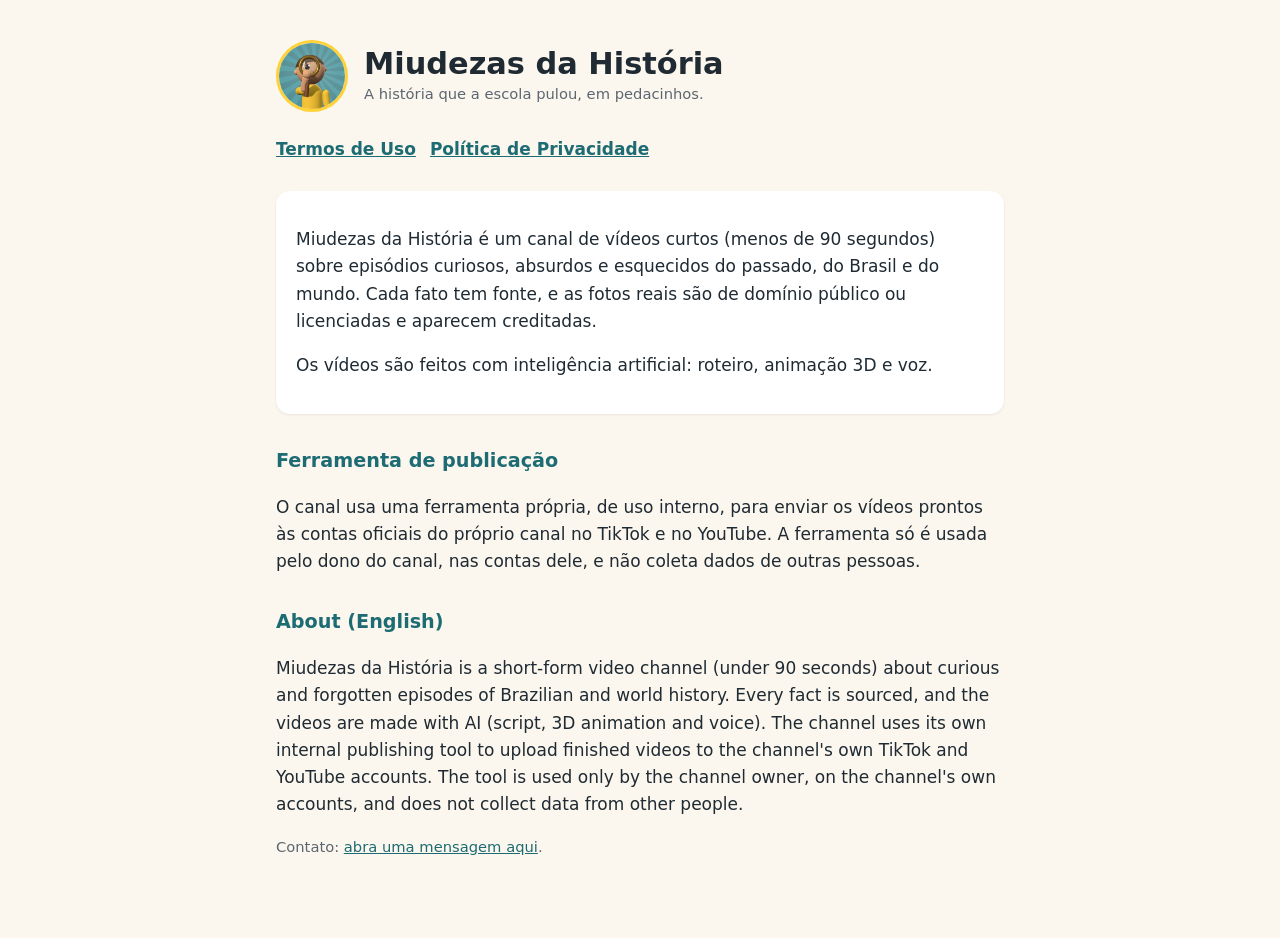
<file: index.html>
<!doctype html>
<html lang="pt-BR">
<head>
<meta charset="utf-8">
<meta name="viewport" content="width=device-width, initial-scale=1">
<title>Miudezas da História</title>
<meta name="description" content="Histórias curiosas do Brasil e do mundo em menos de 90 segundos. Fatos com fonte, feito com IA.">
<link rel="icon" href="logo.png">
<link rel="stylesheet" href="style.css">
</head>
<body>
<main>
<header>
  <img src="logo.png" alt="Mascote do Miudezas da História: um narrador com uma lupa">
  <div>
    <h1>Miudezas da História</h1>
    <div class="muted">A história que a escola pulou, em pedacinhos.</div>
  </div>
</header>
<nav><a href="termos.html">Termos de Uso</a><a href="privacidade.html">Política de Privacidade</a></nav>

<div class="card">
  <p>Miudezas da História é um canal de vídeos curtos (menos de 90 segundos) sobre episódios curiosos, absurdos e esquecidos do passado, do Brasil e do mundo. Cada fato tem fonte, e as fotos reais são de domínio público ou licenciadas e aparecem creditadas.</p>
  <p>Os vídeos são feitos com inteligência artificial: roteiro, animação 3D e voz.</p>
</div>

<h2>Ferramenta de publicação</h2>
<p>O canal usa uma ferramenta própria, de uso interno, para enviar os vídeos prontos às contas oficiais do próprio canal no TikTok e no YouTube. A ferramenta só é usada pelo dono do canal, nas contas dele, e não coleta dados de outras pessoas.</p>

<h2 lang="en">About (English)</h2>
<p lang="en">Miudezas da História is a short-form video channel (under 90 seconds) about curious and forgotten episodes of Brazilian and world history. Every fact is sourced, and the videos are made with AI (script, 3D animation and voice). The channel uses its own internal publishing tool to upload finished videos to the channel's own TikTok and YouTube accounts. The tool is used only by the channel owner, on the channel's own accounts, and does not collect data from other people.</p>

<p class="muted">Contato: <a href="https://github.com/Penuginha911/miudezas-da-historia/issues">abra uma mensagem aqui</a>.</p>
</main>
</body>
</html>
</file>
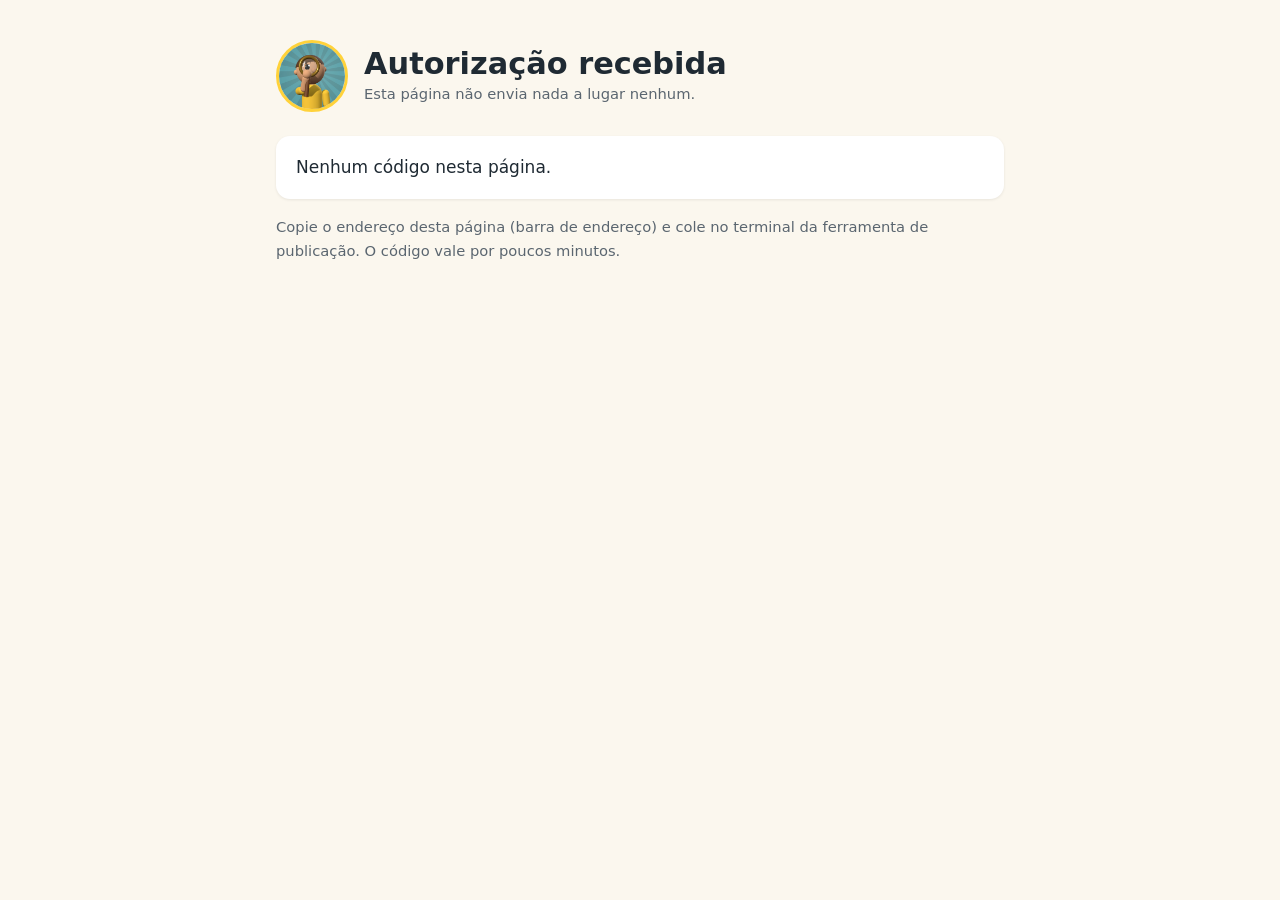
<file: callback.html>
<!doctype html>
<html lang="pt-BR">
<head>
<meta charset="utf-8">
<meta name="viewport" content="width=device-width, initial-scale=1">
<meta name="referrer" content="no-referrer">
<title>Autorização · Miudezas da História</title>
<link rel="icon" href="logo.png">
<link rel="stylesheet" href="style.css">
</head>
<body>
<main>
<header>
  <img src="logo.png" alt="Mascote do Miudezas da História">
  <div><h1>Autorização recebida</h1><div class="muted">Esta página não envia nada a lugar nenhum.</div></div>
</header>
<div class="card" id="out">Carregando…</div>
<p class="muted">Copie o endereço desta página (barra de endereço) e cole no terminal da ferramenta de publicação. O código vale por poucos minutos.</p>
<script>
  const p = new URLSearchParams(location.search);
  const out = document.getElementById('out');
  if (p.get('error')) {
    out.textContent = 'A plataforma recusou a autorização: ' + p.get('error') + ' ' + (p.get('error_description') || '');
  } else if (p.get('code')) {
    out.textContent = 'Código recebido. Volte ao terminal e cole o endereço desta página.';
  } else {
    out.textContent = 'Nenhum código nesta página.';
  }
</script>
</main>
</body>
</html>
</file>
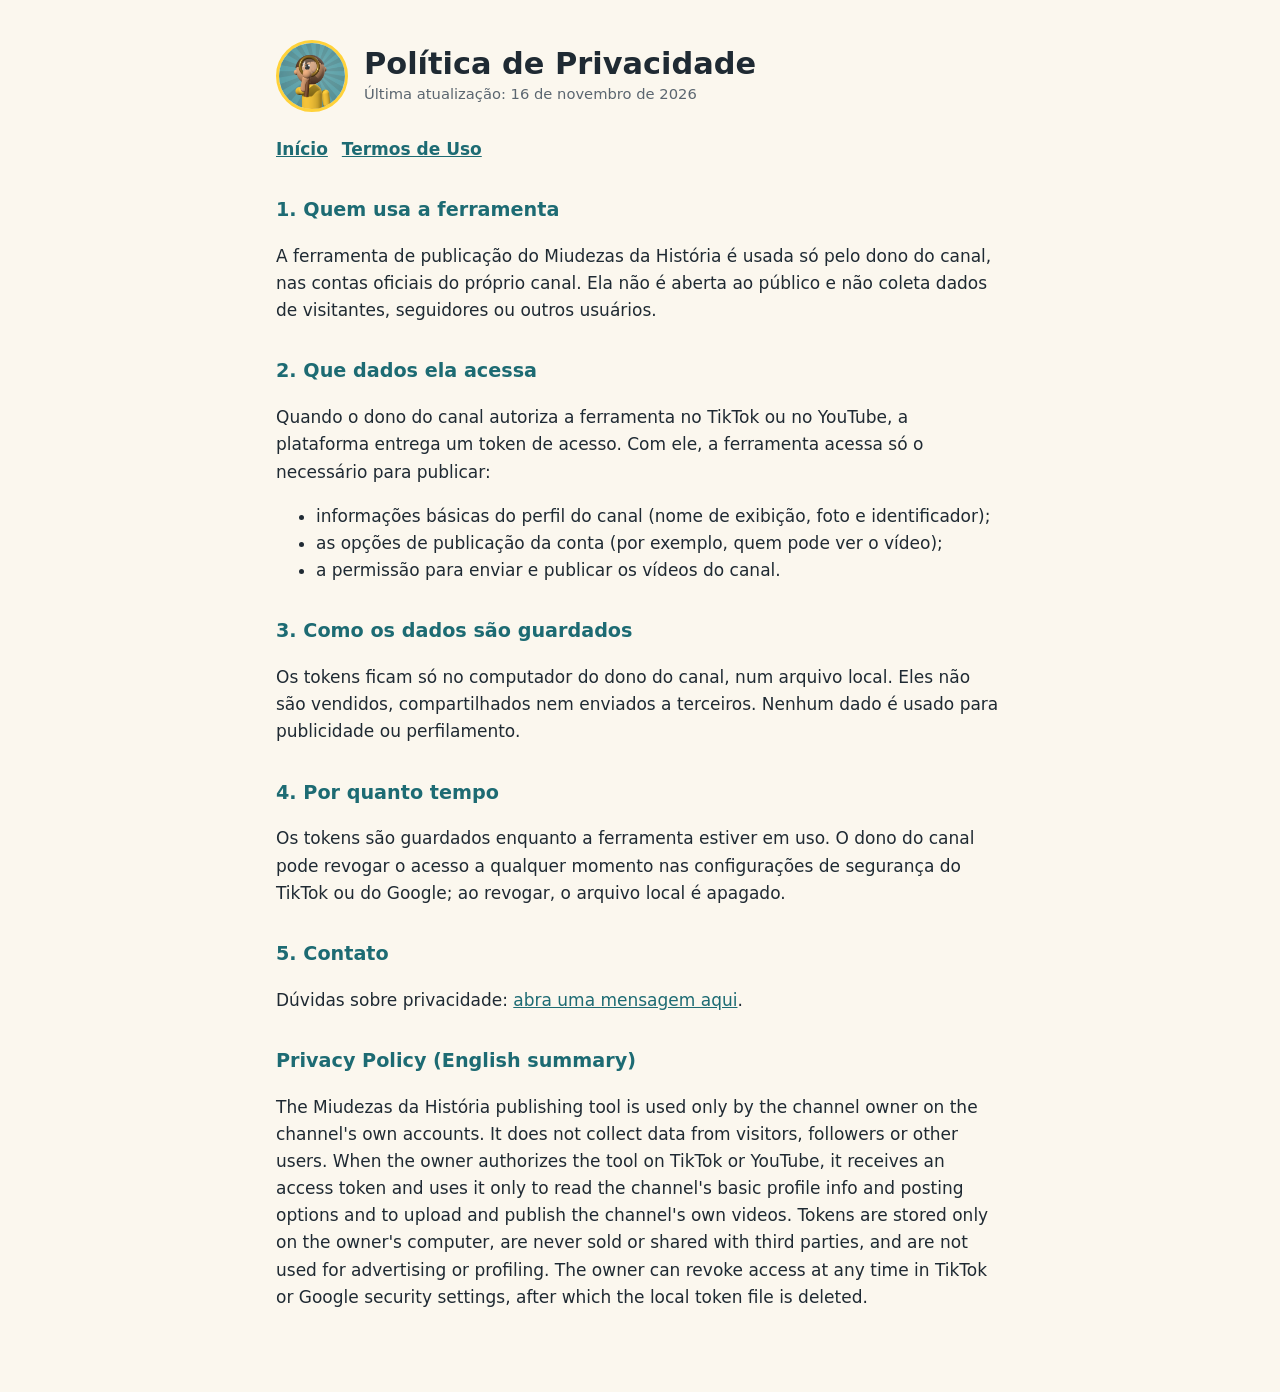
<file: privacidade.html>
<!doctype html>
<html lang="pt-BR">
<head>
<meta charset="utf-8">
<meta name="viewport" content="width=device-width, initial-scale=1">
<title>Política de Privacidade · Miudezas da História</title>
<link rel="icon" href="logo.png">
<link rel="stylesheet" href="style.css">
</head>
<body>
<main>
<header>
  <img src="logo.png" alt="Mascote do Miudezas da História">
  <div><h1>Política de Privacidade</h1><div class="muted">Última atualização: 16 de novembro de 2026</div></div>
</header>
<nav><a href="index.html">Início</a><a href="termos.html">Termos de Uso</a></nav>

<h2>1. Quem usa a ferramenta</h2>
<p>A ferramenta de publicação do Miudezas da História é usada só pelo dono do canal, nas contas oficiais do próprio canal. Ela não é aberta ao público e não coleta dados de visitantes, seguidores ou outros usuários.</p>

<h2>2. Que dados ela acessa</h2>
<p>Quando o dono do canal autoriza a ferramenta no TikTok ou no YouTube, a plataforma entrega um token de acesso. Com ele, a ferramenta acessa só o necessário para publicar:</p>
<ul>
  <li>informações básicas do perfil do canal (nome de exibição, foto e identificador);</li>
  <li>as opções de publicação da conta (por exemplo, quem pode ver o vídeo);</li>
  <li>a permissão para enviar e publicar os vídeos do canal.</li>
</ul>

<h2>3. Como os dados são guardados</h2>
<p>Os tokens ficam só no computador do dono do canal, num arquivo local. Eles não são vendidos, compartilhados nem enviados a terceiros. Nenhum dado é usado para publicidade ou perfilamento.</p>

<h2>4. Por quanto tempo</h2>
<p>Os tokens são guardados enquanto a ferramenta estiver em uso. O dono do canal pode revogar o acesso a qualquer momento nas configurações de segurança do TikTok ou do Google; ao revogar, o arquivo local é apagado.</p>

<h2>5. Contato</h2>
<p>Dúvidas sobre privacidade: <a href="https://github.com/Penuginha911/miudezas-da-historia/issues">abra uma mensagem aqui</a>.</p>

<h2 lang="en">Privacy Policy (English summary)</h2>
<p lang="en">The Miudezas da História publishing tool is used only by the channel owner on the channel's own accounts. It does not collect data from visitors, followers or other users. When the owner authorizes the tool on TikTok or YouTube, it receives an access token and uses it only to read the channel's basic profile info and posting options and to upload and publish the channel's own videos. Tokens are stored only on the owner's computer, are never sold or shared with third parties, and are not used for advertising or profiling. The owner can revoke access at any time in TikTok or Google security settings, after which the local token file is deleted.</p>
</main>
</body>
</html>
</file>
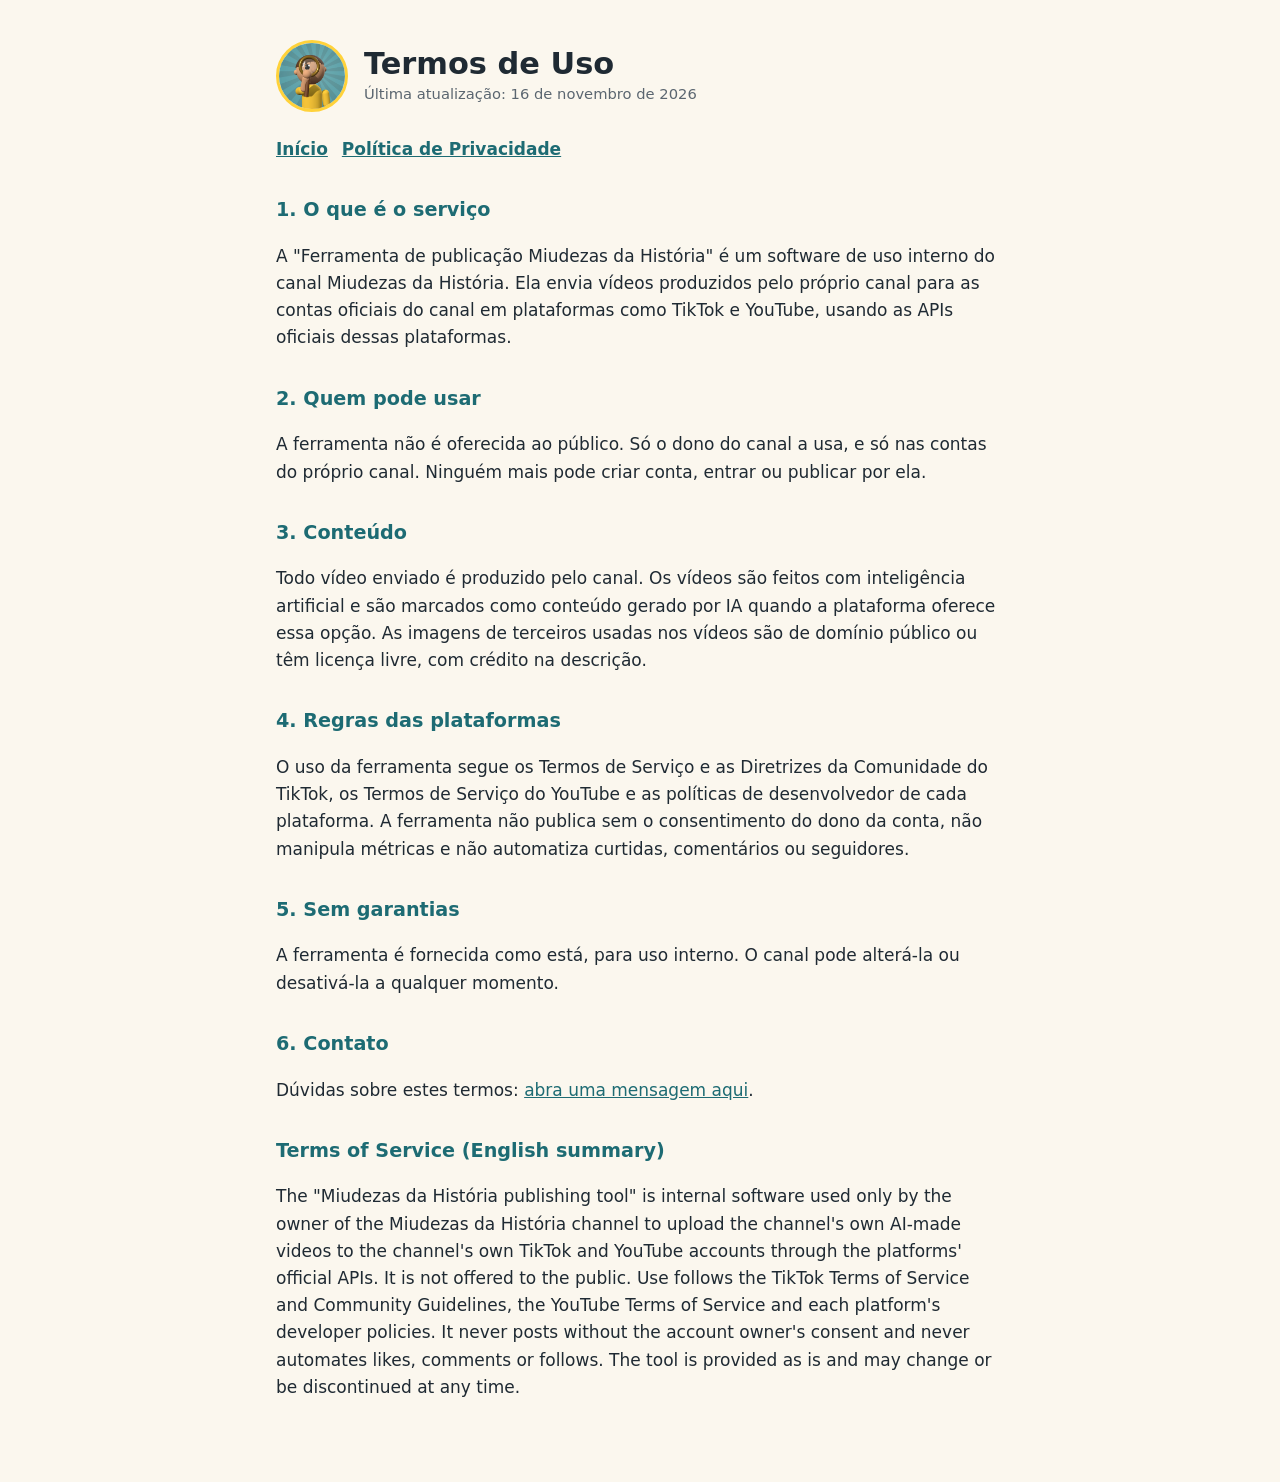
<file: termos.html>
<!doctype html>
<html lang="pt-BR">
<head>
<meta charset="utf-8">
<meta name="viewport" content="width=device-width, initial-scale=1">
<title>Termos de Uso · Miudezas da História</title>
<link rel="icon" href="logo.png">
<link rel="stylesheet" href="style.css">
</head>
<body>
<main>
<header>
  <img src="logo.png" alt="Mascote do Miudezas da História">
  <div><h1>Termos de Uso</h1><div class="muted">Última atualização: 16 de novembro de 2026</div></div>
</header>
<nav><a href="index.html">Início</a><a href="privacidade.html">Política de Privacidade</a></nav>

<h2>1. O que é o serviço</h2>
<p>A "Ferramenta de publicação Miudezas da História" é um software de uso interno do canal Miudezas da História. Ela envia vídeos produzidos pelo próprio canal para as contas oficiais do canal em plataformas como TikTok e YouTube, usando as APIs oficiais dessas plataformas.</p>

<h2>2. Quem pode usar</h2>
<p>A ferramenta não é oferecida ao público. Só o dono do canal a usa, e só nas contas do próprio canal. Ninguém mais pode criar conta, entrar ou publicar por ela.</p>

<h2>3. Conteúdo</h2>
<p>Todo vídeo enviado é produzido pelo canal. Os vídeos são feitos com inteligência artificial e são marcados como conteúdo gerado por IA quando a plataforma oferece essa opção. As imagens de terceiros usadas nos vídeos são de domínio público ou têm licença livre, com crédito na descrição.</p>

<h2>4. Regras das plataformas</h2>
<p>O uso da ferramenta segue os Termos de Serviço e as Diretrizes da Comunidade do TikTok, os Termos de Serviço do YouTube e as políticas de desenvolvedor de cada plataforma. A ferramenta não publica sem o consentimento do dono da conta, não manipula métricas e não automatiza curtidas, comentários ou seguidores.</p>

<h2>5. Sem garantias</h2>
<p>A ferramenta é fornecida como está, para uso interno. O canal pode alterá-la ou desativá-la a qualquer momento.</p>

<h2>6. Contato</h2>
<p>Dúvidas sobre estes termos: <a href="https://github.com/Penuginha911/miudezas-da-historia/issues">abra uma mensagem aqui</a>.</p>

<h2 lang="en">Terms of Service (English summary)</h2>
<p lang="en">The "Miudezas da História publishing tool" is internal software used only by the owner of the Miudezas da História channel to upload the channel's own AI-made videos to the channel's own TikTok and YouTube accounts through the platforms' official APIs. It is not offered to the public. Use follows the TikTok Terms of Service and Community Guidelines, the YouTube Terms of Service and each platform's developer policies. It never posts without the account owner's consent and never automates likes, comments or follows. The tool is provided as is and may change or be discontinued at any time.</p>
</main>
</body>
</html>
</file>
<file: style.css>
:root{--bg:#fbf7ee;--ink:#1f2a33;--muted:#5b6670;--accent:#1d6b73;--sun:#ffd23a;--card:#fff}
@media (prefers-color-scheme:dark){:root{--bg:#121a1f;--ink:#eef2f4;--muted:#a3b0b8;--accent:#5cc3cc;--card:#1b252b}}
*{box-sizing:border-box}
body{margin:0;background:var(--bg);color:var(--ink);font:17px/1.6 system-ui,-apple-system,"Segoe UI",Roboto,sans-serif}
main{max-width:760px;margin:0 auto;padding:40px 16px 64px}
header{display:flex;align-items:center;gap:16px;margin-bottom:24px}
header img{width:72px;height:72px;border-radius:50%;border:3px solid var(--sun)}
h1{font-size:1.9rem;line-height:1.2;margin:0}
h2{font-size:1.2rem;margin-top:2rem;color:var(--accent)}
a{color:var(--accent)}
nav{display:flex;flex-wrap:wrap;gap:14px;margin:8px 0 28px;font-weight:600}
.card{background:var(--card);border-radius:14px;padding:18px 20px;margin:16px 0;box-shadow:0 1px 3px rgba(0,0,0,.08)}
.muted{color:var(--muted);font-size:.92rem}
code{background:rgba(127,127,127,.15);padding:2px 6px;border-radius:6px;word-break:break-all}
</file>
